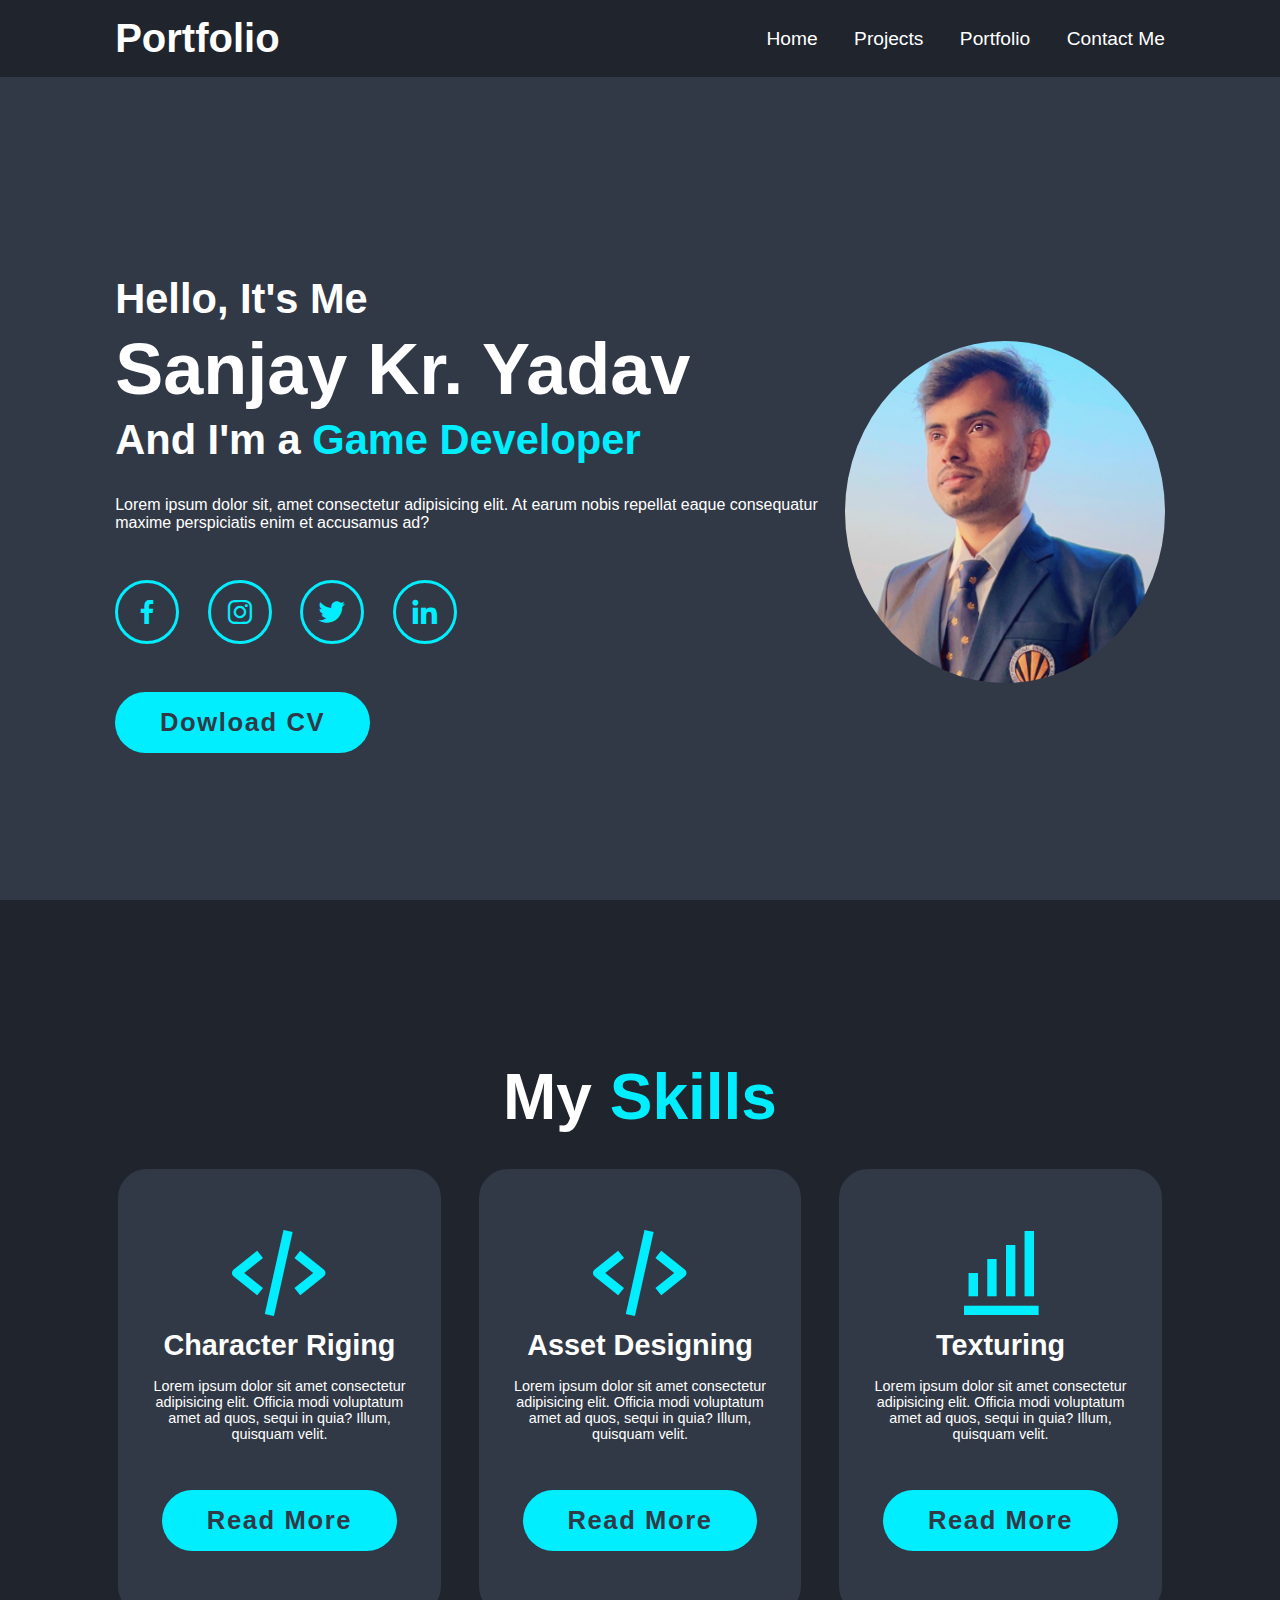
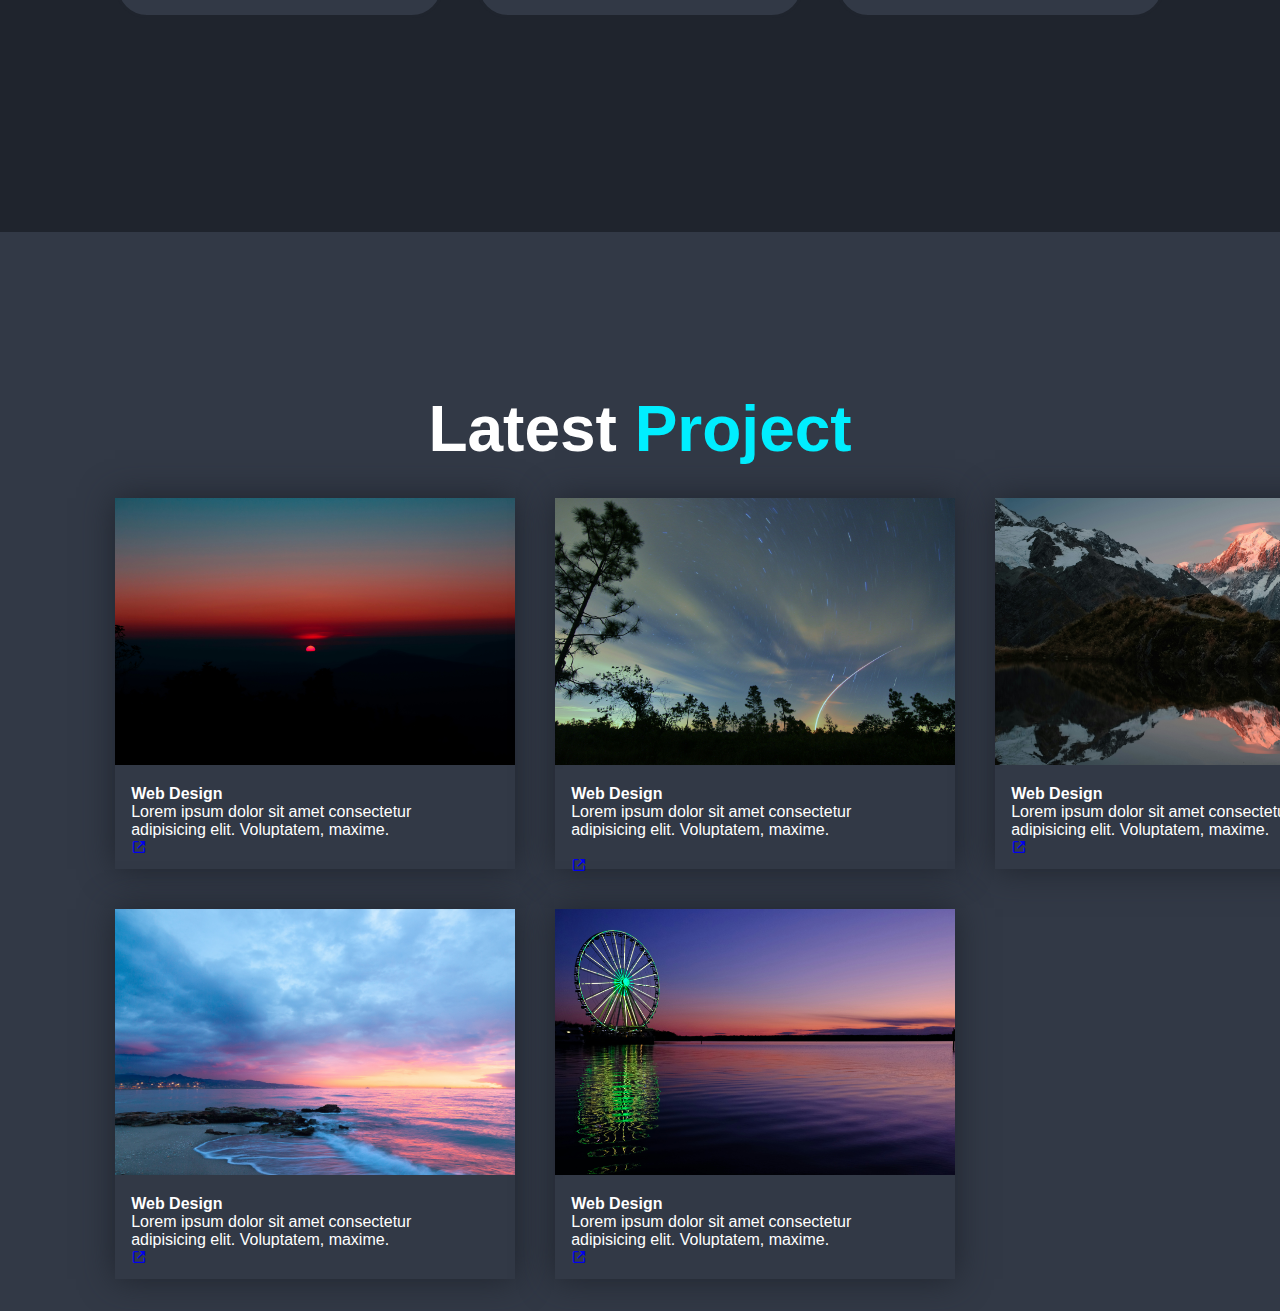
<file: index.html>
<!DOCTYPE html>
<html lang="en">
  <head>
    <meta charset="UTF-8" />
    <meta name="viewport" content="width=device-width, initial-scale=1.0" />
    <title>Profile</title>
    <link rel="stylesheet" href="style.css" />
    <link
      href="https://unpkg.com/boxicons@2.1.4/css/boxicons.min.css"
      rel="stylesheet"
    />
  </head>
  <body>
    <header class="header">
      <a href="#" class="logo">Portfolio</a>

      <nav class="navbar">
        <a href="#home" class="active">Home</a>
        <!-- <a href="#about">About</a> -->
        <a href="#projects">Projects</a>
        <a href="#portfolio">Portfolio</a>
        <a href="#contactme">Contact Me</a>
      </nav>
    </header>
    <section class="home" id="home">
      <div class="home-content">
        <h3>Hello, It's Me</h3>
        <h1>Sanjay Kr. Yadav</h1>
        <h3>And I'm a <span>Game Developer</span></h3>
        <p>
          Lorem ipsum dolor sit, amet consectetur adipisicing elit. At earum
          nobis repellat eaque consequatur maxime perspiciatis enim et accusamus
          ad?
        </p>
        <div class="social-media">
          <a href="#"><i class="bx bxl-facebook"></i></a>
          <a href="#"><i class="bx bxl-instagram"></i></a>
          <a href="#"><i class="bx bxl-twitter"></i></a>
          <a href="#"><i class="bx bxl-linkedin"></i></a>
        </div>
        <a href="#" class="btn">Dowload CV</a>
      </div>
      <div class="home-img">
        <img src="sky1.JPG" alt="image" />
      </div>
    </section>

    <!-- <section class="about" id="about">
      <div class="about-img">
        <img src="sky2.JPG" alt="" />
      </div>
      <div class="about-content">
        <h2 class="heading">About <span>Me</span></h2>
        <h3>Game Developer</h3>
        <p>
          Lorem ipsum dolor sit amet consectetur adipisicing elit. Natus aliquid
          nobis rem nam porro excepturi velit sapiente dignissimos tempore
          dolorum, eligendi nihil officiis beatae odio, ex perspiciatis libero
          totam nesciunt non ducimus assumenda, eveniet officia!
        </p>
        <a href="#" class="btn">Read More</a>
      </div>
    </section> -->

    <section class="projects" id="projects">
      <h2 class="heading">My <span>Skills</span></h2>

      <div class="project-container">
        <div class="project-box">
          <i class="bx bx-code-alt"></i>
          <h3>Character Riging</h3>
          <p>
            Lorem ipsum dolor sit amet consectetur adipisicing elit. Officia
            modi voluptatum amet ad quos, sequi in quia? Illum, quisquam velit.
          </p>
          <a href="#" class="btn">Read More</a>
        </div>

        <div class="project-box">
          <i class="bx bx-code-alt"></i>
          <h3>Asset Designing</h3>
          <p>
            Lorem ipsum dolor sit amet consectetur adipisicing elit. Officia
            modi voluptatum amet ad quos, sequi in quia? Illum, quisquam velit.
          </p>
          <a href="#" class="btn">Read More</a>
        </div>

        <div class="project-box">
          <i class="bx bx-bar-chart-alt"></i>
          <h3>Texturing</h3>
          <p>
            Lorem ipsum dolor sit amet consectetur adipisicing elit. Officia
            modi voluptatum amet ad quos, sequi in quia? Illum, quisquam velit.
          </p>
          <a href="#" class="btn">Read More</a>
        </div>
      </div>
    </section>
    <section class="portfolio" id="portfolio">
      <h2 class="heading">Latest <span>Project</span></h2>

      <div class="portfolio-container">
        <div class="portfolio-box">
          <img src="image1 (1).jpg" alt="" style="width: 400px" />
          <div class="portfolio-layer">
            <h4>Web Design</h4>
            <p>
              Lorem ipsum dolor sit amet consectetur adipisicing elit.
              Voluptatem, maxime.
            </p>
            <a href="#"><i class="bx bx-link-external"></i></a>
          </div>
        </div>
        <div class="portfolio-box">
          <img src="image1 (2).jpg" alt="" style="width: 400px" />
          <div class="portfolio-layer">
            <h4>Web Design</h4>
            <p>
              Lorem ipsum dolor sit amet consectetur adipisicing elit.
              Voluptatem, maxime.
            </p>
            <br />
            <a href="#"><i class="bx bx-link-external"></i></a>
          </div>
        </div>
        <div class="portfolio-box">
          <img src="image1 (3).jpg" alt="" style="width: 400px" />
          <div class="portfolio-layer">
            <h4>Web Design</h4>
            <p>
              Lorem ipsum dolor sit amet consectetur adipisicing elit.
              Voluptatem, maxime.
            </p>
            <a href="#"><i class="bx bx-link-external"></i></a>
          </div>
        </div>
        <div class="portfolio-box">
          <img src="image1 (4).jpg" alt="" style="width: 400px" />
          <div class="portfolio-layer">
            <h4>Web Design</h4>
            <p>
              Lorem ipsum dolor sit amet consectetur adipisicing elit.
              Voluptatem, maxime.
            </p>
            <a href="#"><i class="bx bx-link-external"></i></a>
          </div>
        </div>
        <div class="portfolio-box">
          <img src="image1 (5).jpg" alt="" style="width: 400px" />
          <div class="portfolio-layer">
            <h4>Web Design</h4>
            <p>
              Lorem ipsum dolor sit amet consectetur adipisicing elit.
              Voluptatem, maxime.
            </p>
            <a href="#"><i class="bx bx-link-external"></i></a>
          </div>
        </div>
      </div>
    </section>
  </body>
</html>
</file>
<file: style.css>
* {
  margin: 0;
  padding: 0;
  font-family: "Poppins", sans-serif;
  text-decoration: none;
  border: none;
  outline: none;
  scroll-behavior: smooth;
  box-sizing: border-box;
}

:root {
  --bg-color: #1f242d;
  --second-bg-color: #323946;
  --text-color: #fff;
  --main-color: #0ef;
}

html {
  font-size: 100%;
  /* overflow-x: hidden; */
}

body {
  background: var(--bg-color);
  color: var(--text-color);
}

section {
  min-height: 100vh;
  padding: 10rem 9% 2rem;
}

.header {
  position: fixed;
  top: 0;
  width: 100%;
  padding: 1rem 9%;
  background: var(--bg-color);
  display: flex;
  justify-content: space-between;
  align-items: center;
}

.logo {
  font-size: 2.5rem;
  color: var(--text-color);
  font-weight: 600;
}

.navbar a {
  font-size: 1.2rem;
  color: var(--text-color);
  margin-left: 2rem;
  transition: 0.3s;
}

.navbar a:hover,
.navbar a.hover {
  color: var(--main-color);
}

#menu-icon {
  font-size: 3.6rem;
  color: var(--text-color);
  display: none;
}

.home {
  display: flex;
  justify-content: center;
  align-items: center;
  background: var(--second-bg-color);
}

.home-content h3 {
  font-size: 2.6rem;
  font-weight: 700;
}

.home-content h3:nth-of-type(2) {
  margin-bottom: 2rem;
}

span {
  color: var(--main-color);
}

.home-content h1 {
  font-size: 4.5rem;
  font-weight: 700;
  line-height: 1.3;
}
.home-img img {
  width: 25vw;
  border-radius: 50%;
  transition: 0.3s ease;
}

.home-img img:hover {
  box-shadow: 0 0 1rem var(--main-color);
}
.home-section p {
  font-size: 1.2rem;
}

.social-media a {
  display: inline-flex;
  justify-content: center;
  align-items: center;
  width: 4rem;
  height: 4rem;
  background: transparent;
  border: 0.2rem solid var(--main-color);
  border-radius: 50%;
  font-size: 2rem;
  color: var(--main-color);
  margin: 3rem 1.5rem 3rem 0;
  transition: 0.3s ease;
}

.social-media a:hover {
  background: var(--main-color);
  color: var(--second-bg-color);
  box-shadow: 0 0 1rem var(--main-color);
}

.btn {
  display: inline-block;
  padding: 1rem 2.8rem;
  background: var(--main-color);
  border-radius: 4rem;
  font-size: 1.6rem;
  color: var(--second-bg-color);
  letter-spacing: 0.1rem;
  font-weight: 600;
  transition: 0.3s ease;
}

.btn:hover {
  box-shadow: 0 0 1rem var(--main-color);
}

.about {
  display: flex;
  justify-content: center;
  align-items: center;
  gap: 2rem;
  background: var(--second-bg-color);
}

.about-img img {
  width: 25vw;
  object-fit: cover;
  height: 350px;
  width: 350px;
  border-radius: 50%;
  transition: 0.3s ease;
}
.about-img img:hover {
  box-shadow: 0 0 1rem var(--main-color);
}

.heading {
  text-align: center;
  font-size: 4rem;
  margin-bottom: 2rem;
}
/* .about-content h2 {
  text-align: left;
  line-height: 1.2;
}

.about-content h3 {
  font-size: 2.6rem;
}
.about-content p {
  font-size: 1.6rem;
  margin: 2rem 0 3rem;
} */

.projects {
  margin-bottom: 2rem;
}

.project-container {
  display: flex;
  justify-content: center;
  align-items: center;
  flex-wrap: wrap;
  gap: 2rem;
}

.project-container .project-box {
  flex: 1 1 20rem;
  background: var(--second-bg-color);
  padding: 3rem 2rem 4rem;
  border-radius: 2rem;
  text-align: center;
  border: 0.2rem solid var(--bg-color);
  transition: 0.5s ease;
}

.project-container .project-box:hover {
  border-color: var(--main-color);
  transform: scale(1.02);
}

.project-box i {
  font-size: 7rem;
  color: var(--main-color);
}

.project-box h3 {
  font-size: 1.8rem;
}

.project-box p {
  font-size: 0.9rem;
  margin: 1rem 0 3rem;
}

.portfolio {
  background: var(--second-bg-color);
}

.portfolio h2 {
  margin-bottom: 2rem;
}

.portfolio-container {
  display: grid;
  grid-template-columns: repeat(3, 1fr);
  align-items: center;
  gap: 2.5rem;
}

.portfolio-container .portfolio-box {
  position: static;
  /* border-radius: 2rem; */
  box-shadow: 0 0 2rem var(--bg-color);
  /* display: flex; */
  /* overflow: hidden; */
}

.portfolio-box img {
  width: 100%;
}

.portfolio-layer {
  height: 100px;
  background: var(--second-bg-color);
  padding: 1rem 6rem 1rem 1rem;
}

.portfolio-layer a {
  margin-top: 10px;
}
</file>
